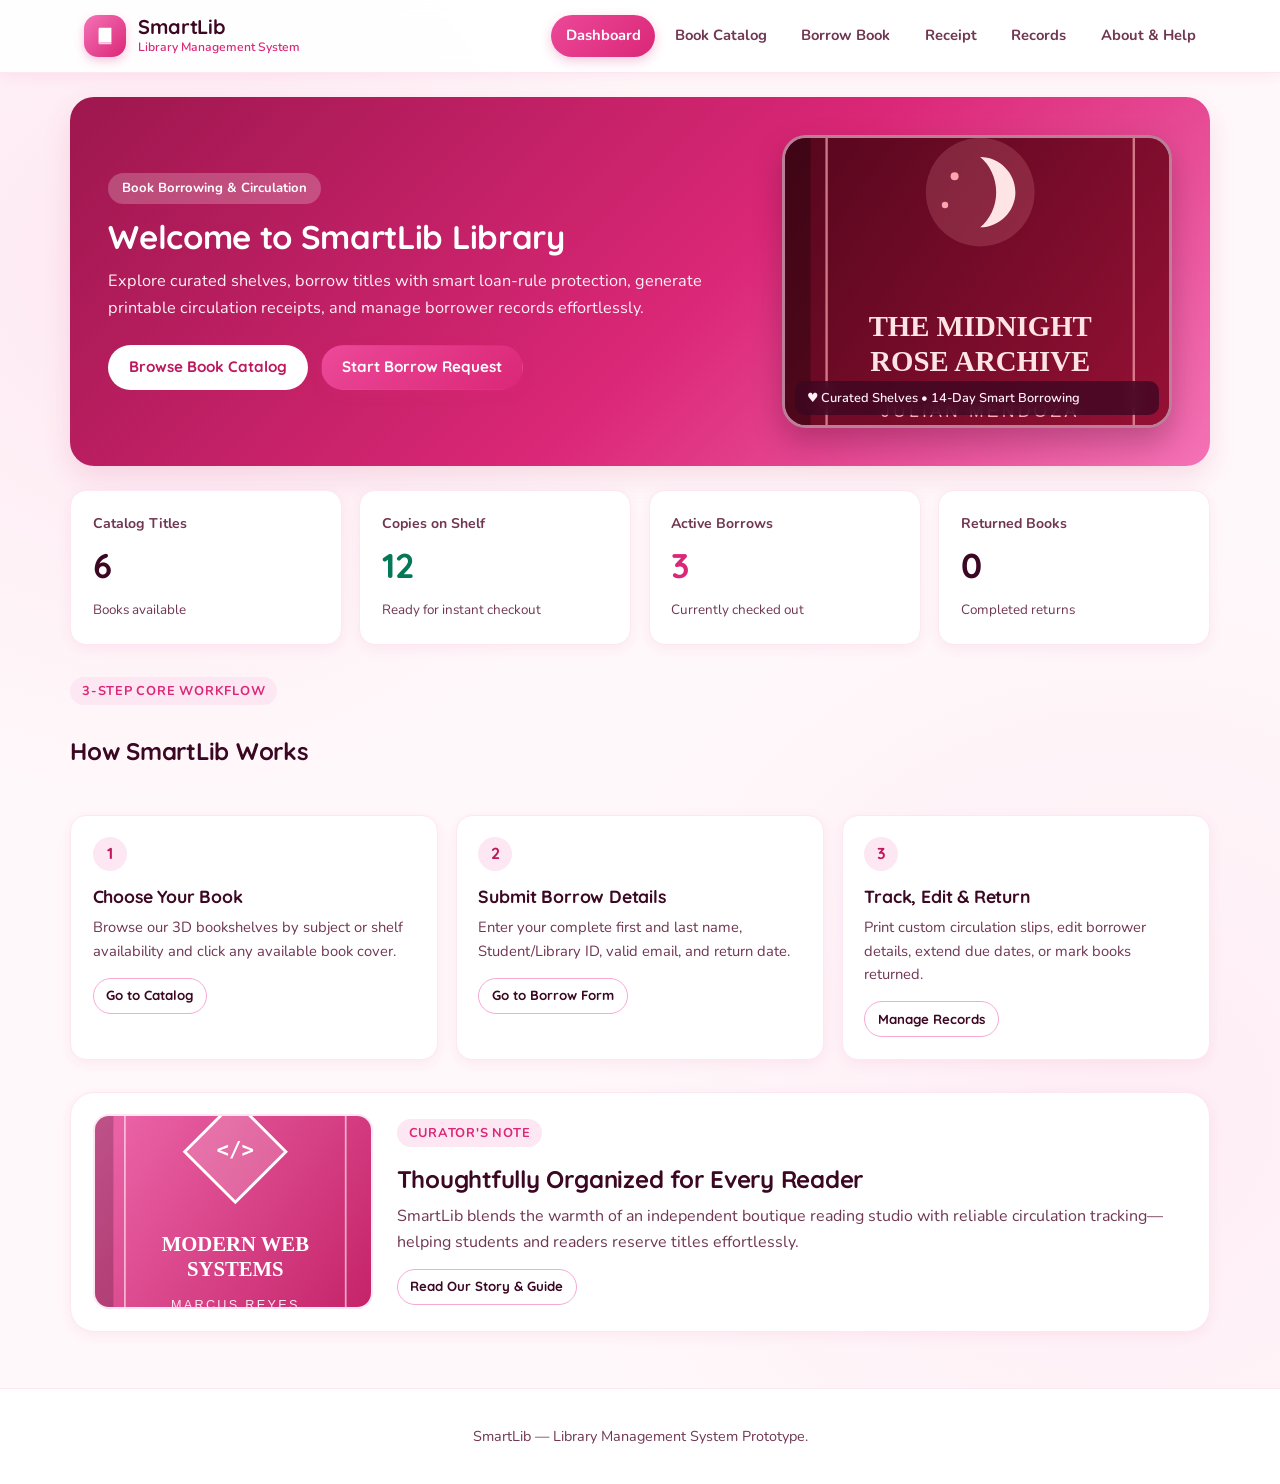
<file: index.html>
<!DOCTYPE html>
<html lang="en">
<head>
  <meta charset="UTF-8" />
  <meta name="viewport" content="width=device-width, initial-scale=1.0" />
  <title>SmartLib | Library Dashboard</title>
  <link rel="stylesheet" href="CSS/styles.css" />
</head>
<body data-page="dashboard">
  <div id="page-loader" class="page-loader" role="status" aria-live="polite">
    <div class="loader-card">
      <div class="cute-book-loader" aria-hidden="true">
        <div class="book-cover"></div>
        <div class="book-page"></div>
        <div class="book-page page-2"></div>
        <span class="loader-heart">&#9829;</span>
      </div>
      <p id="loader-text" class="loader-text">Turning the page...</p>
      <p class="loader-sub">SmartLib Library</p>
    </div>
  </div>

  <header class="site-header">
    <div class="container nav-container">
      <a href="index.html" class="brand nav-link" data-loader-label="Returning to Dashboard...">
        <span class="brand-icon-wrap" aria-hidden="true">
          <svg width="22" height="22" viewBox="0 0 24 24" fill="none">
            <path d="M5 4.5C5 3.67 5.67 3 6.5 3H19V19H6.5C5.67 19 5 19.67 5 20.5V4.5Z" fill="#FFFFFF" />
            <path d="M5 20.5C5 19.67 5.67 19 6.5 19H19V21H6.5C5.67 21 5 20.33 5 20.5Z" fill="#FBCFE8" />
          </svg>
        </span>
        <div>
          <span class="brand-title">SmartLib</span>
          <span class="brand-tag">Library Management System</span>
        </div>
      </a>

      <button type="button" id="mobile-menu-btn" class="mobile-menu-btn" aria-expanded="false" aria-controls="primary-nav">
        &#9776; Menu
      </button>

      <nav id="primary-nav" class="primary-nav" aria-label="Main navigation">
        <a href="index.html" class="nav-link active" data-loader-label="Opening Dashboard...">Dashboard</a>
        <a href="catalog.html" class="nav-link" data-loader-label="Browsing Book Catalog...">Book Catalog</a>
        <a href="borrow.html" class="nav-link" data-loader-label="Opening Borrow Form...">Borrow Book</a>
        <a href="receipt.html" class="nav-link" data-loader-label="Loading Receipt Summary...">Receipt</a>
        <a href="records.html" class="nav-link" data-loader-label="Opening Saved Records...">Records</a>
        <a href="about.html" class="nav-link" data-loader-label="Opening About & Help...">About &amp; Help</a>
      </nav>
    </div>
  </header>

  <main class="container main-content">
    <section class="hero-card" aria-labelledby="hero-heading">
      <div>
        <span class="pill-badge">Book Borrowing &amp; Circulation</span>
        <h1 id="hero-heading">Welcome to SmartLib Library</h1>
        <p>
          Explore curated shelves, borrow titles with smart loan-rule protection, generate printable circulation receipts, and manage borrower records effortlessly.
        </p>
        <div class="hero-actions">
          <a href="catalog.html" class="btn btn-secondary transition-link" data-loader-label="Opening Book Catalog...">Browse Book Catalog</a>
          <a href="borrow.html" class="btn btn-primary transition-link" data-loader-label="Opening Borrow Form...">Start Borrow Request</a>
        </div>
      </div>

      <div class="hero-photo-frame">
        <img
          src="https://images.unsplash.com/photo-1521587760476-6c12a4b040da?auto=format&fit=crop&w=800&q=80"
          alt="Warm sunlit boutique library bookshelves"
          onerror="this.src='Assets/Images/book-106.svg'"
        />
        <span class="hero-photo-caption">&#9829; Curated Shelves &bull; 14-Day Smart Borrowing</span>
      </div>
    </section>

    <section aria-label="Live Library Statistics">
      <div class="kpi-grid">
        <article class="kpi-card">
          <span class="kpi-label">Catalog Titles</span>
          <strong id="stat-total-books" class="kpi-value">0</strong>
          <span class="kpi-sub">Books available</span>
        </article>
        <article class="kpi-card">
          <span class="kpi-label">Copies on Shelf</span>
          <strong id="stat-available-copies" class="kpi-value text-success">0</strong>
          <span class="kpi-sub">Ready for instant checkout</span>
        </article>
        <article class="kpi-card">
          <span class="kpi-label">Active Borrows</span>
          <strong id="stat-active-borrows" class="kpi-value text-primary">0</strong>
          <span class="kpi-sub">Currently checked out</span>
        </article>
        <article class="kpi-card">
          <span class="kpi-label">Returned Books</span>
          <strong id="stat-returned-books" class="kpi-value">0</strong>
          <span class="kpi-sub">Completed returns</span>
        </article>
      </div>
    </section>

    <section aria-labelledby="workflow-heading">
      <div class="page-header">
        <div>
          <span class="page-eyebrow">3-Step Core Workflow</span>
          <h2 id="workflow-heading">How SmartLib Works</h2>
        </div>
      </div>
      <div class="workflow-grid">
        <article class="workflow-card">
          <span class="step-circle">1</span>
          <h3>Choose Your Book</h3>
          <p>Browse our 3D bookshelves by subject or shelf availability and click any available book cover.</p>
          <a href="catalog.html" class="btn btn-outline btn-sm transition-link" data-loader-label="Opening Catalog...">Go to Catalog</a>
        </article>
        <article class="workflow-card">
          <span class="step-circle">2</span>
          <h3>Submit Borrow Details</h3>
          <p>Enter your complete first and last name, Student/Library ID, valid email, and return date.</p>
          <a href="borrow.html" class="btn btn-outline btn-sm transition-link" data-loader-label="Opening Borrow Form...">Go to Borrow Form</a>
        </article>
        <article class="workflow-card">
          <span class="step-circle">3</span>
          <h3>Track, Edit &amp; Return</h3>
          <p>Print custom circulation slips, edit borrower details, extend due dates, or mark books returned.</p>
          <a href="records.html" class="btn btn-outline btn-sm transition-link" data-loader-label="Opening Records...">Manage Records</a>
        </article>
      </div>
    </section>

    <section class="curator-spotlight" aria-labelledby="curator-heading">
      <img
        src="https://images.unsplash.com/photo-1507842217343-583bb7270b66?auto=format&fit=crop&w=700&q=80"
        alt="Cozy aesthetic library reading table with stacked books"
        onerror="this.src='Assets/Images/book-102.svg'"
      />
      <div>
        <span class="page-eyebrow">Curator's Note</span>
        <h2 id="curator-heading" style="margin: 0.35rem 0;">Thoughtfully Organized for Every Reader</h2>
        <p style="margin: 0 0 0.85rem; color: var(--color-text-muted);">
          SmartLib blends the warmth of an independent boutique reading studio with reliable circulation tracking—helping students and readers reserve titles effortlessly.
        </p>
        <a href="about.html" class="btn btn-outline btn-sm transition-link" data-loader-label="Opening Our Story...">Read Our Story &amp; Guide</a>
      </div>
    </section>
  </main>

  <footer class="site-footer">
    <div class="container">
      <p>SmartLib &mdash; Library Management System Prototype.</p>
    </div>
  </footer>

  <script src="JavaScript/data.js"></script>
  <script src="JavaScript/storage.js"></script>
  <script src="JavaScript/validation.js"></script>
  <script src="JavaScript/app.js"></script>
</body>
</html>
</file>
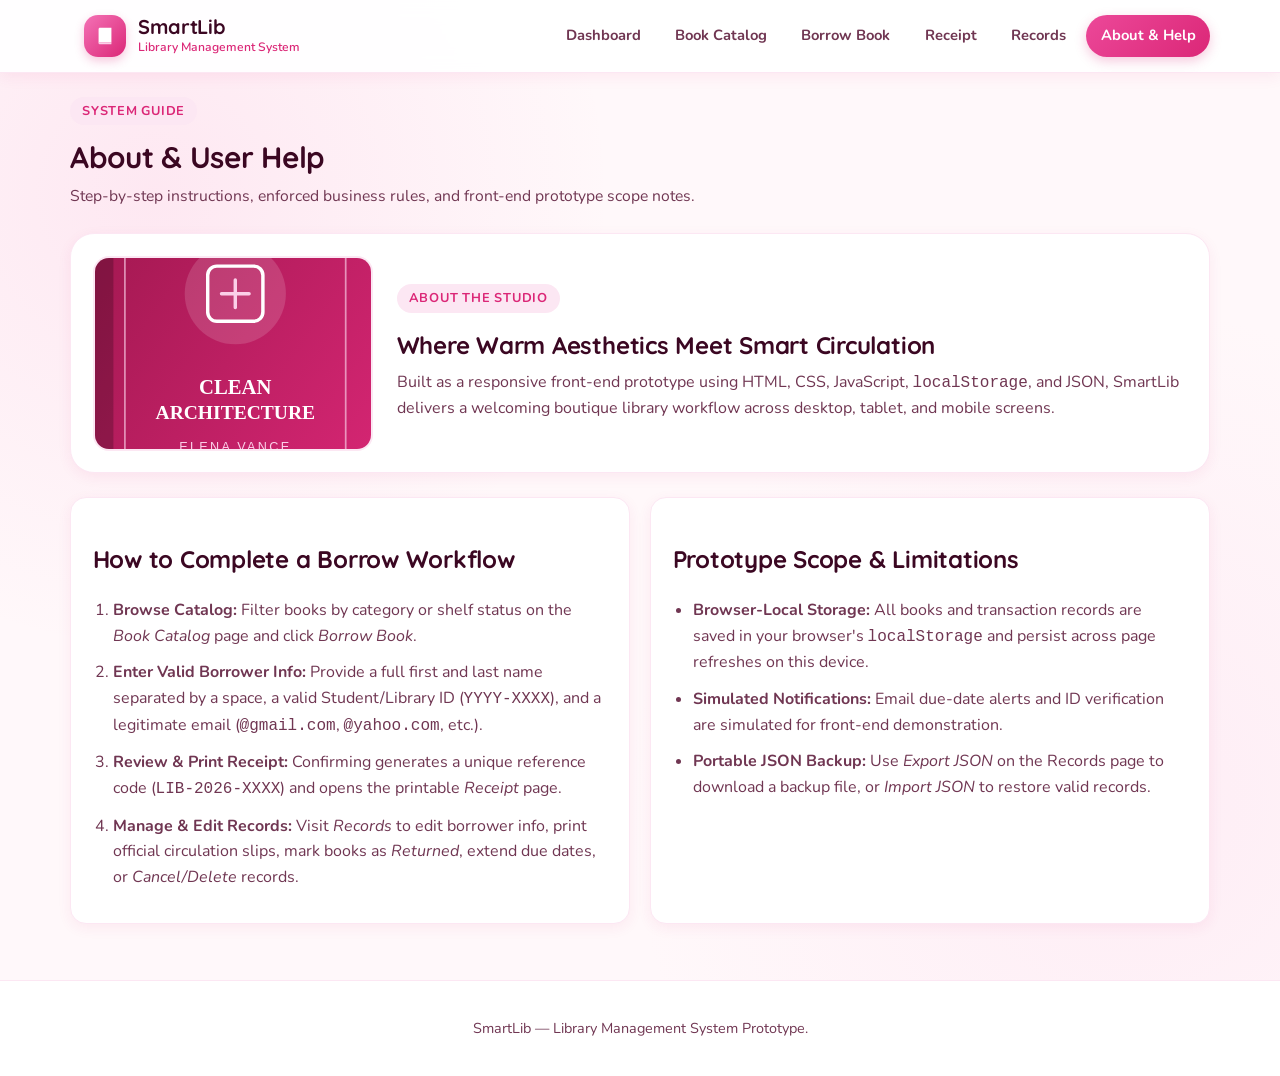
<file: about.html>
<!DOCTYPE html>
<html lang="en">
<head>
  <meta charset="UTF-8" />
  <meta name="viewport" content="width=device-width, initial-scale=1.0" />
  <title>About &amp; Help | SmartLib</title>
  <link rel="stylesheet" href="CSS/styles.css" />
</head>
<body data-page="about">
  <div id="page-loader" class="page-loader" role="status" aria-live="polite">
    <div class="loader-card">
      <div class="cute-book-loader" aria-hidden="true">
        <div class="book-cover"></div>
        <div class="book-page"></div>
        <div class="book-page page-2"></div>
        <span class="loader-heart">&#9829;</span>
      </div>
      <p id="loader-text" class="loader-text">Turning the page...</p>
      <p class="loader-sub">SmartLib Library</p>
    </div>
  </div>

  <header class="site-header">
    <div class="container nav-container">
      <a href="index.html" class="brand nav-link" data-loader-label="Returning to Dashboard...">
        <span class="brand-icon-wrap" aria-hidden="true">
          <svg width="22" height="22" viewBox="0 0 24 24" fill="none">
            <path d="M5 4.5C5 3.67 5.67 3 6.5 3H19V19H6.5C5.67 19 5 19.67 5 20.5V4.5Z" fill="#FFFFFF" />
            <path d="M5 20.5C5 19.67 5.67 19 6.5 19H19V21H6.5C5.67 21 5 20.33 5 20.5Z" fill="#FBCFE8" />
          </svg>
        </span>
        <div>
          <span class="brand-title">SmartLib</span>
          <span class="brand-tag">Library Management System</span>
        </div>
      </a>

      <button type="button" id="mobile-menu-btn" class="mobile-menu-btn" aria-expanded="false" aria-controls="primary-nav">
        &#9776; Menu
      </button>

      <nav id="primary-nav" class="primary-nav" aria-label="Main navigation">
        <a href="index.html" class="nav-link" data-loader-label="Opening Dashboard...">Dashboard</a>
        <a href="catalog.html" class="nav-link" data-loader-label="Browsing Book Catalog...">Book Catalog</a>
        <a href="borrow.html" class="nav-link" data-loader-label="Opening Borrow Form...">Borrow Book</a>
        <a href="receipt.html" class="nav-link" data-loader-label="Loading Receipt Summary...">Receipt</a>
        <a href="records.html" class="nav-link" data-loader-label="Opening Saved Records...">Records</a>
        <a href="about.html" class="nav-link active" data-loader-label="Opening About & Help...">About &amp; Help</a>
      </nav>
    </div>
  </header>

  <main class="container main-content">
    <div class="page-header">
      <div>
        <span class="page-eyebrow">System Guide</span>
        <h1>About  &amp; User Help</h1>
        <p class="page-desc">Step-by-step instructions, enforced business rules, and front-end prototype scope notes.</p>
      </div>
    </div>

    <div class="curator-spotlight" style="margin-top: 0; margin-bottom: 1.5rem;">
      <img
        src="https://images.unsplash.com/photo-1524995997946-a1c2e315a42f?auto=format&fit=crop&w=700&q=80"
        alt="Rows of curated books in a cozy boutique library"
        onerror="this.src='Assets/Images/book-101.svg'"
      />
      <div>
        <span class="page-eyebrow">About the Studio</span>
        <h2 style="margin: 0.35rem 0;">Where Warm Aesthetics Meet Smart Circulation</h2>
        <p style="margin: 0; color: var(--color-text-muted);">
          Built as a responsive front-end prototype using HTML, CSS, JavaScript, <code>localStorage</code>, and JSON, SmartLib delivers a welcoming boutique library workflow across desktop, tablet, and mobile screens.
        </p>
      </div>
    </div>

    <div class="about-grid">
      <article class="card">
        <h2>How to Complete a Borrow Workflow</h2>
        <ol class="help-steps">
          <li><strong>Browse Catalog:</strong> Filter books by category or shelf status on the <em>Book Catalog</em> page and click <em>Borrow Book</em>.</li>
          <li><strong>Enter Valid Borrower Info:</strong> Provide a full first and last name separated by a space, a valid Student/Library ID (<code>YYYY-XXXX</code>), and a legitimate email (<code>@gmail.com</code>, <code>@yahoo.com</code>, etc.).</li>
          <li><strong>Review &amp; Print Receipt:</strong> Confirming generates a unique reference code (<code>LIB-2026-XXXX</code>) and opens the printable <em>Receipt</em> page.</li>
          <li><strong>Manage &amp; Edit Records:</strong> Visit <em>Records</em> to edit borrower info, print official circulation slips, mark books as <em>Returned</em>, extend due dates, or <em>Cancel/Delete</em> records.</li>
        </ol>
      </article>

      <article class="card">
        <h2>Prototype Scope &amp; Limitations</h2>
        <ul class="help-steps">
          <li><strong>Browser-Local Storage:</strong> All books and transaction records are saved in your browser's <code>localStorage</code> and persist across page refreshes on this device.</li>
          <li><strong>Simulated Notifications:</strong> Email due-date alerts and ID verification are simulated for front-end demonstration.</li>
          <li><strong>Portable JSON Backup:</strong> Use <em>Export JSON</em> on the Records page to download a backup file, or <em>Import JSON</em> to restore valid records.</li>
        </ul>
      </article>
    </div>
  </main>

  <footer class="site-footer">
    <div class="container">
      <p>SmartLib &mdash; Library Management System Prototype.</p>
    </div>
  </footer>

  <script src="JavaScript/data.js"></script>
  <script src="JavaScript/storage.js"></script>
  <script src="JavaScript/validation.js"></script>
  <script src="JavaScript/app.js"></script>
</body>
</html>
</file>
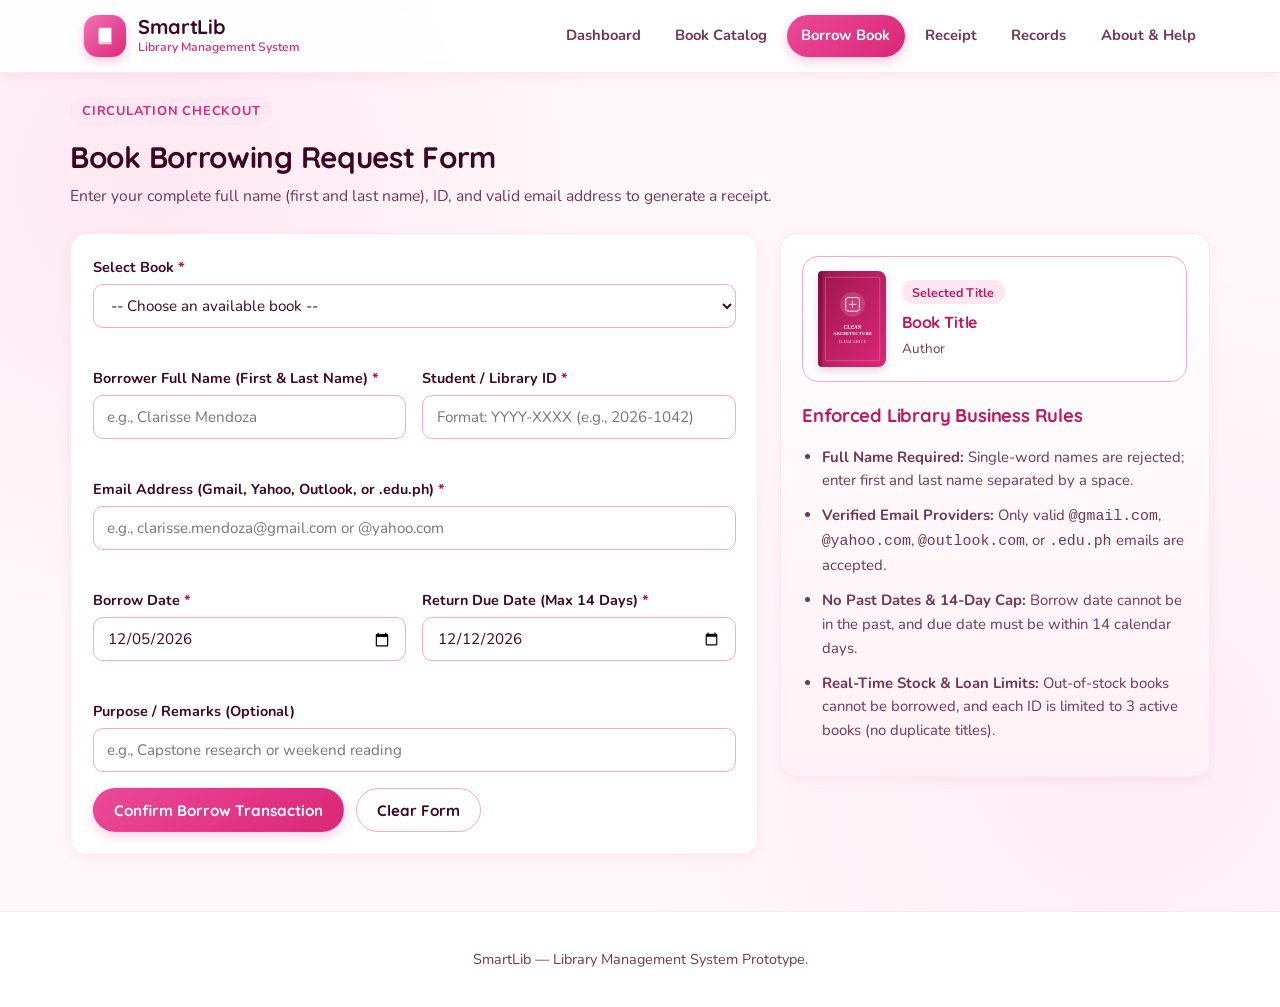
<file: borrow.html>
<!DOCTYPE html>
<html lang="en">
<head>
  <meta charset="UTF-8" />
  <meta name="viewport" content="width=device-width, initial-scale=1.0" />
  <title>Borrow Book | SmartLib</title>
  <link rel="stylesheet" href="CSS/styles.css" />
</head>
<body data-page="borrow">
  <div id="page-loader" class="page-loader" role="status" aria-live="polite">
    <div class="loader-card">
      <div class="cute-book-loader" aria-hidden="true">
        <div class="book-cover"></div>
        <div class="book-page"></div>
        <div class="book-page page-2"></div>
        <span class="loader-heart">&#9829;</span>
      </div>
      <p id="loader-text" class="loader-text">Turning the page...</p>
      <p class="loader-sub">SmartLib Library</p>
    </div>
  </div>

  <div id="toast-banner" class="toast-banner" role="status" aria-live="polite" hidden></div>

  <header class="site-header">
    <div class="container nav-container">
      <a href="index.html" class="brand nav-link" data-loader-label="Returning to Dashboard...">
        <span class="brand-icon-wrap" aria-hidden="true">
          <svg width="22" height="22" viewBox="0 0 24 24" fill="none">
            <path d="M5 4.5C5 3.67 5.67 3 6.5 3H19V19H6.5C5.67 19 5 19.67 5 20.5V4.5Z" fill="#FFFFFF" />
            <path d="M5 20.5C5 19.67 5.67 19 6.5 19H19V21H6.5C5.67 21 5 20.33 5 20.5Z" fill="#FBCFE8" />
          </svg>
        </span>
        <div>
          <span class="brand-title">SmartLib</span>
          <span class="brand-tag">Library Management System</span>
        </div>
      </a>

      <button type="button" id="mobile-menu-btn" class="mobile-menu-btn" aria-expanded="false" aria-controls="primary-nav">
        &#9776; Menu
      </button>

      <nav id="primary-nav" class="primary-nav" aria-label="Main navigation">
        <a href="index.html" class="nav-link" data-loader-label="Opening Dashboard...">Dashboard</a>
        <a href="catalog.html" class="nav-link" data-loader-label="Browsing Book Catalog...">Book Catalog</a>
        <a href="borrow.html" class="nav-link active" data-loader-label="Opening Borrow Form...">Borrow Book</a>
        <a href="receipt.html" class="nav-link" data-loader-label="Loading Receipt Summary...">Receipt</a>
        <a href="records.html" class="nav-link" data-loader-label="Opening Saved Records...">Records</a>
        <a href="about.html" class="nav-link" data-loader-label="Opening About & Help...">About &amp; Help</a>
      </nav>
    </div>
  </header>

  <main class="container main-content">
    <div class="page-header">
      <div>
        <span class="page-eyebrow">Circulation Checkout</span>
        <h1>Book Borrowing Request Form</h1>
        <p class="page-desc">Enter your complete full name (first and last name), ID, and valid email address to generate a receipt.</p>
      </div>
    </div>

    <div class="two-col-layout">
      <form id="borrow-form" class="card" novalidate>
        <div id="form-feedback" class="alert-box" role="alert" hidden></div>

        <div class="form-group">
          <label for="book-select">Select Book <span class="req">*</span></label>
          <select id="book-select" name="bookId" required aria-describedby="err-book-select">
            <option value="">-- Choose an available book --</option>
          </select>
          <span id="err-book-select" class="field-error" aria-live="polite"></span>
        </div>

        <div class="form-row">
          <div class="form-group">
            <label for="borrower-name">Borrower Full Name (First &amp; Last Name) <span class="req">*</span></label>
            <input
              type="text"
              id="borrower-name"
              name="borrowerName"
              placeholder="e.g., Clarisse Mendoza"
              required
              aria-describedby="err-borrower-name"
            />
            <span id="err-borrower-name" class="field-error" aria-live="polite"></span>
          </div>

          <div class="form-group">
            <label for="borrower-id">Student / Library ID <span class="req">*</span></label>
            <input
              type="text"
              id="borrower-id"
              name="borrowerId"
              placeholder="Format: YYYY-XXXX (e.g., 2026-1042)"
              required
              aria-describedby="err-borrower-id"
            />
            <span id="err-borrower-id" class="field-error" aria-live="polite"></span>
          </div>
        </div>

        <div class="form-group">
          <label for="borrower-email">Email Address (Gmail, Yahoo, Outlook, or .edu.ph) <span class="req">*</span></label>
          <input
            type="email"
            id="borrower-email"
            name="borrowerEmail"
            placeholder="e.g., clarisse.mendoza@gmail.com or @yahoo.com"
            required
            aria-describedby="err-borrower-email"
          />
          <span id="err-borrower-email" class="field-error" aria-live="polite"></span>
        </div>

        <div class="form-row">
          <div class="form-group">
            <label for="borrow-date">Borrow Date <span class="req">*</span></label>
            <input type="date" id="borrow-date" name="borrowDate" required aria-describedby="err-borrow-date" />
            <span id="err-borrow-date" class="field-error" aria-live="polite"></span>
          </div>

          <div class="form-group">
            <label for="due-date">Return Due Date (Max 14 Days) <span class="req">*</span></label>
            <input type="date" id="due-date" name="dueDate" required aria-describedby="err-due-date" />
            <span id="err-due-date" class="field-error" aria-live="polite"></span>
          </div>
        </div>

        <div class="form-group">
          <label for="borrow-notes">Purpose / Remarks (Optional)</label>
          <input type="text" id="borrow-notes" name="notes" placeholder="e.g., Capstone research or weekend reading" maxlength="120" />
        </div>

        <div class="form-actions">
          <button type="submit" class="btn btn-primary">Confirm Borrow Transaction</button>
          <button type="reset" id="reset-form-btn" class="btn btn-outline">Clear Form</button>
        </div>
      </form>

      <aside class="card rules-card" aria-labelledby="rules-heading">
        <div id="selected-book-preview" class="selected-book-preview" hidden>
          <img id="preview-book-cover" src="Assets/Images/book-101.svg" alt="Selected book cover" />
          <div>
            <span class="category-tag">Selected Title</span>
            <h3 id="preview-book-title" style="margin: 0.3rem 0 0.15rem; font-size: 1rem;">Book Title</h3>
            <p id="preview-book-meta" style="margin: 0; font-size: 0.84rem; color: var(--color-text-muted);">Author</p>
          </div>
        </div>

        <h2 id="rules-heading">Enforced Library Business Rules</h2>
        <ul class="rules-list">
          <li><strong>Full Name Required:</strong> Single-word names are rejected; enter first and last name separated by a space.</li>
          <li><strong>Verified Email Providers:</strong> Only valid <code>@gmail.com</code>, <code>@yahoo.com</code>, <code>@outlook.com</code>, or <code>.edu.ph</code> emails are accepted.</li>
          <li><strong>No Past Dates &amp; 14-Day Cap:</strong> Borrow date cannot be in the past, and due date must be within 14 calendar days.</li>
          <li><strong>Real-Time Stock &amp; Loan Limits:</strong> Out-of-stock books cannot be borrowed, and each ID is limited to 3 active books (no duplicate titles).</li>
        </ul>
      </aside>
    </div>
  </main>

  <footer class="site-footer">
    <div class="container">
      <p>SmartLib &mdash; Library Management System Prototype.</p>
    </div>
  </footer>

  <script src="JavaScript/data.js"></script>
  <script src="JavaScript/storage.js"></script>
  <script src="JavaScript/validation.js"></script>
  <script src="JavaScript/app.js"></script>
</body>
</html>
</file>
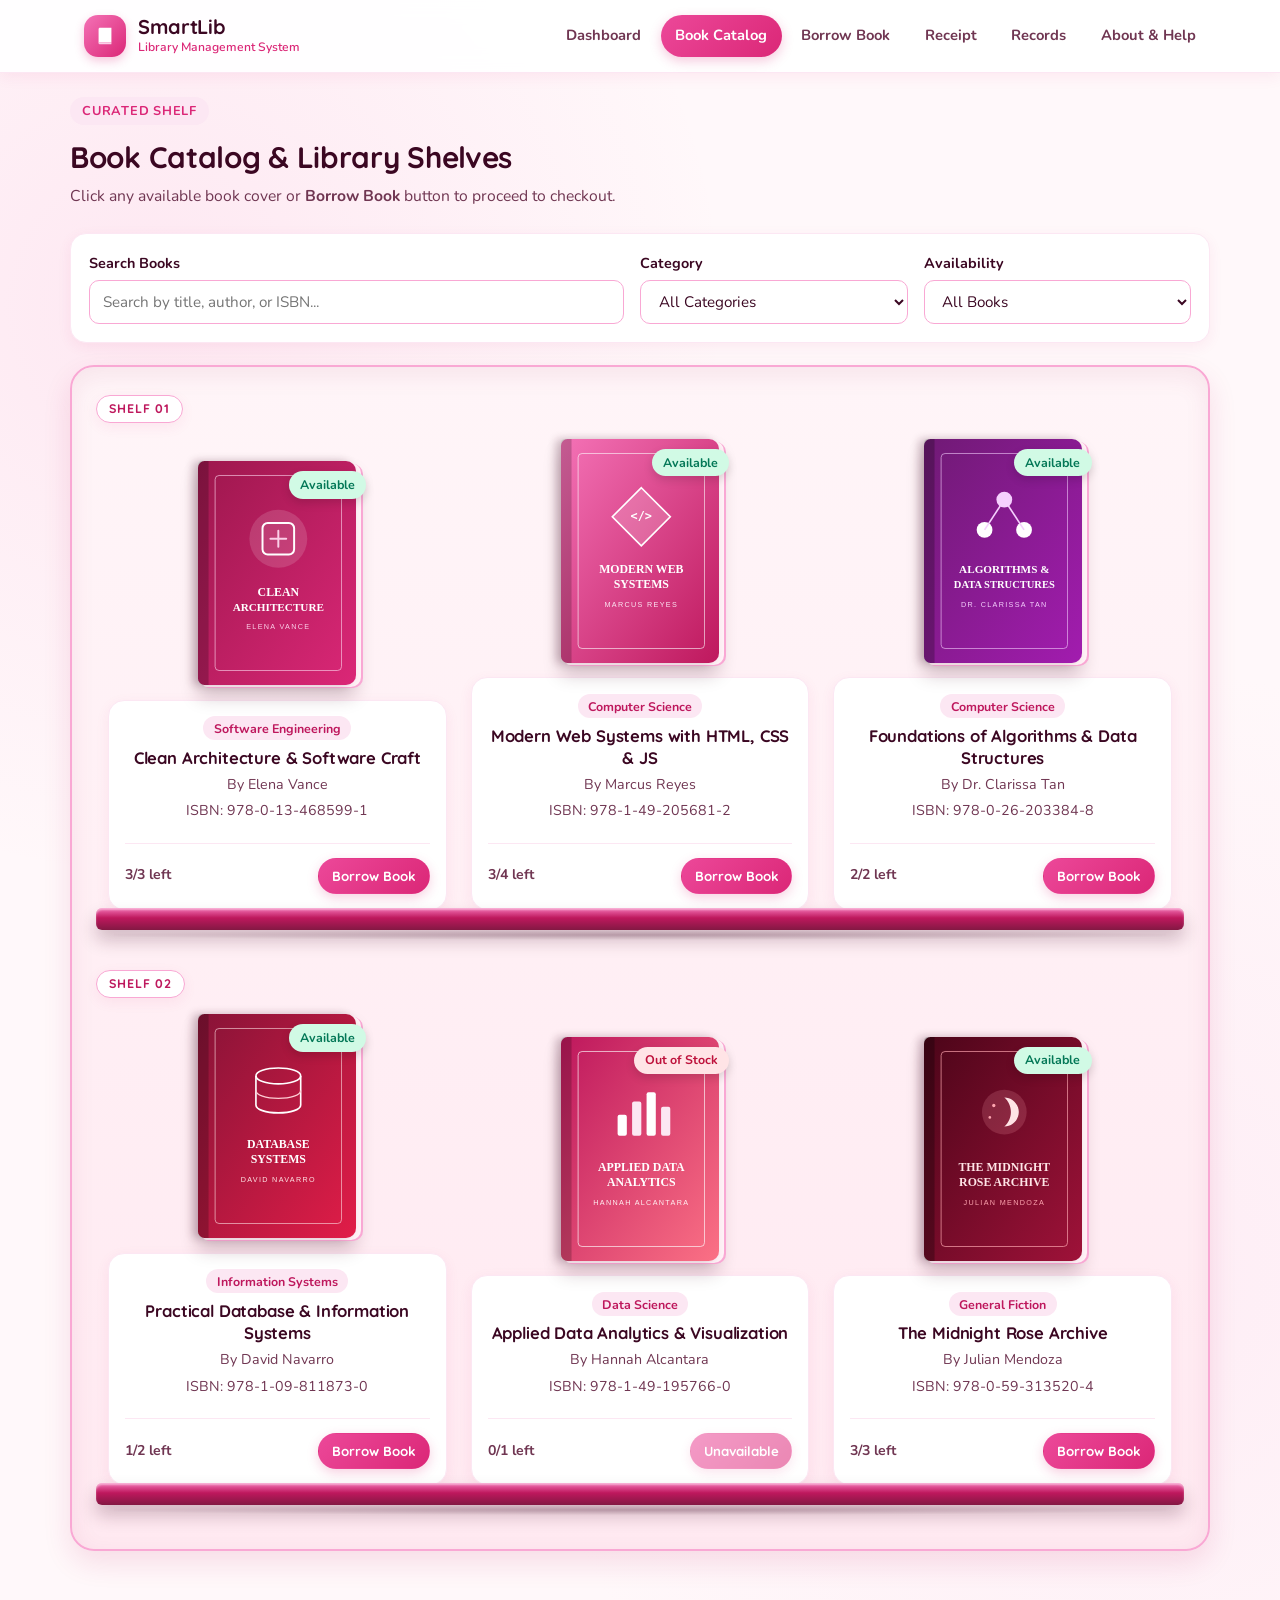
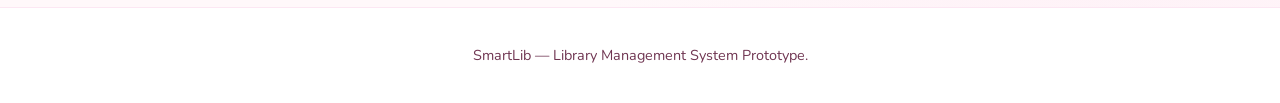
<file: catalog.html>
<!DOCTYPE html>
<html lang="en">
<head>
  <meta charset="UTF-8" />
  <meta name="viewport" content="width=device-width, initial-scale=1.0" />
  <title>Book Catalog | SmartLib</title>
  <link rel="stylesheet" href="CSS/styles.css" />
</head>
<body data-page="catalog">
  <div id="page-loader" class="page-loader" role="status" aria-live="polite">
    <div class="loader-card">
      <div class="cute-book-loader" aria-hidden="true">
        <div class="book-cover"></div>
        <div class="book-page"></div>
        <div class="book-page page-2"></div>
        <span class="loader-heart">&#9829;</span>
      </div>
      <p id="loader-text" class="loader-text">Turning the page...</p>
      <p class="loader-sub">SmartLib Library</p>
    </div>
  </div>

  <header class="site-header">
    <div class="container nav-container">
      <a href="index.html" class="brand nav-link" data-loader-label="Returning to Dashboard...">
        <span class="brand-icon-wrap" aria-hidden="true">
          <svg width="22" height="22" viewBox="0 0 24 24" fill="none">
            <path d="M5 4.5C5 3.67 5.67 3 6.5 3H19V19H6.5C5.67 19 5 19.67 5 20.5V4.5Z" fill="#FFFFFF" />
            <path d="M5 20.5C5 19.67 5.67 19 6.5 19H19V21H6.5C5.67 21 5 20.33 5 20.5Z" fill="#FBCFE8" />
          </svg>
        </span>
        <div>
          <span class="brand-title">SmartLib</span>
          <span class="brand-tag">Library Management System</span>
        </div>
      </a>

      <button type="button" id="mobile-menu-btn" class="mobile-menu-btn" aria-expanded="false" aria-controls="primary-nav">
        &#9776; Menu
      </button>

      <nav id="primary-nav" class="primary-nav" aria-label="Main navigation">
        <a href="index.html" class="nav-link" data-loader-label="Opening Dashboard...">Dashboard</a>
        <a href="catalog.html" class="nav-link active" data-loader-label="Browsing Book Catalog...">Book Catalog</a>
        <a href="borrow.html" class="nav-link" data-loader-label="Opening Borrow Form...">Borrow Book</a>
        <a href="receipt.html" class="nav-link" data-loader-label="Loading Receipt Summary...">Receipt</a>
        <a href="records.html" class="nav-link" data-loader-label="Opening Saved Records...">Records</a>
        <a href="about.html" class="nav-link" data-loader-label="Opening About & Help...">About &amp; Help</a>
      </nav>
    </div>
  </header>

  <main class="container main-content">
    <div class="page-header">
      <div>
        <span class="page-eyebrow">Curated Shelf</span>
        <h1>Book Catalog &amp; Library Shelves</h1>
        <p class="page-desc">Click any available book cover or <strong>Borrow Book</strong> button to proceed to checkout.</p>
      </div>
    </div>

    <div class="filter-bar">
      <div class="filter-group">
        <label for="catalog-search">Search Books</label>
        <input type="search" id="catalog-search" placeholder="Search by title, author, or ISBN..." />
      </div>
      <div class="filter-group">
        <label for="catalog-category">Category</label>
        <select id="catalog-category">
          <option value="ALL">All Categories</option>
          <option value="Computer Science">Computer Science</option>
          <option value="Information Systems">Information Systems</option>
          <option value="Software Engineering">Software Engineering</option>
          <option value="Data Science">Data Science</option>
          <option value="General Fiction">General Fiction</option>
        </select>
      </div>
      <div class="filter-group">
        <label for="catalog-status">Availability</label>
        <select id="catalog-status">
          <option value="ALL">All Books</option>
          <option value="AVAILABLE">Available Only</option>
          <option value="OUT">Out of Stock</option>
        </select>
      </div>
    </div>

    <div class="bookcase-frame">
      <div id="catalog-grid"></div>
      <div id="catalog-empty" class="card empty-state" hidden>
        <p>No books on these shelves match your search or filter selection.</p>
      </div>
    </div>
  </main>

  <footer class="site-footer">
    <div class="container">
      <p>SmartLib &mdash; Library Management System Prototype.</p>
    </div>
  </footer>

  <script src="JavaScript/data.js"></script>
  <script src="JavaScript/storage.js"></script>
  <script src="JavaScript/validation.js"></script>
  <script src="JavaScript/app.js"></script>
</body>
</html>
</file>
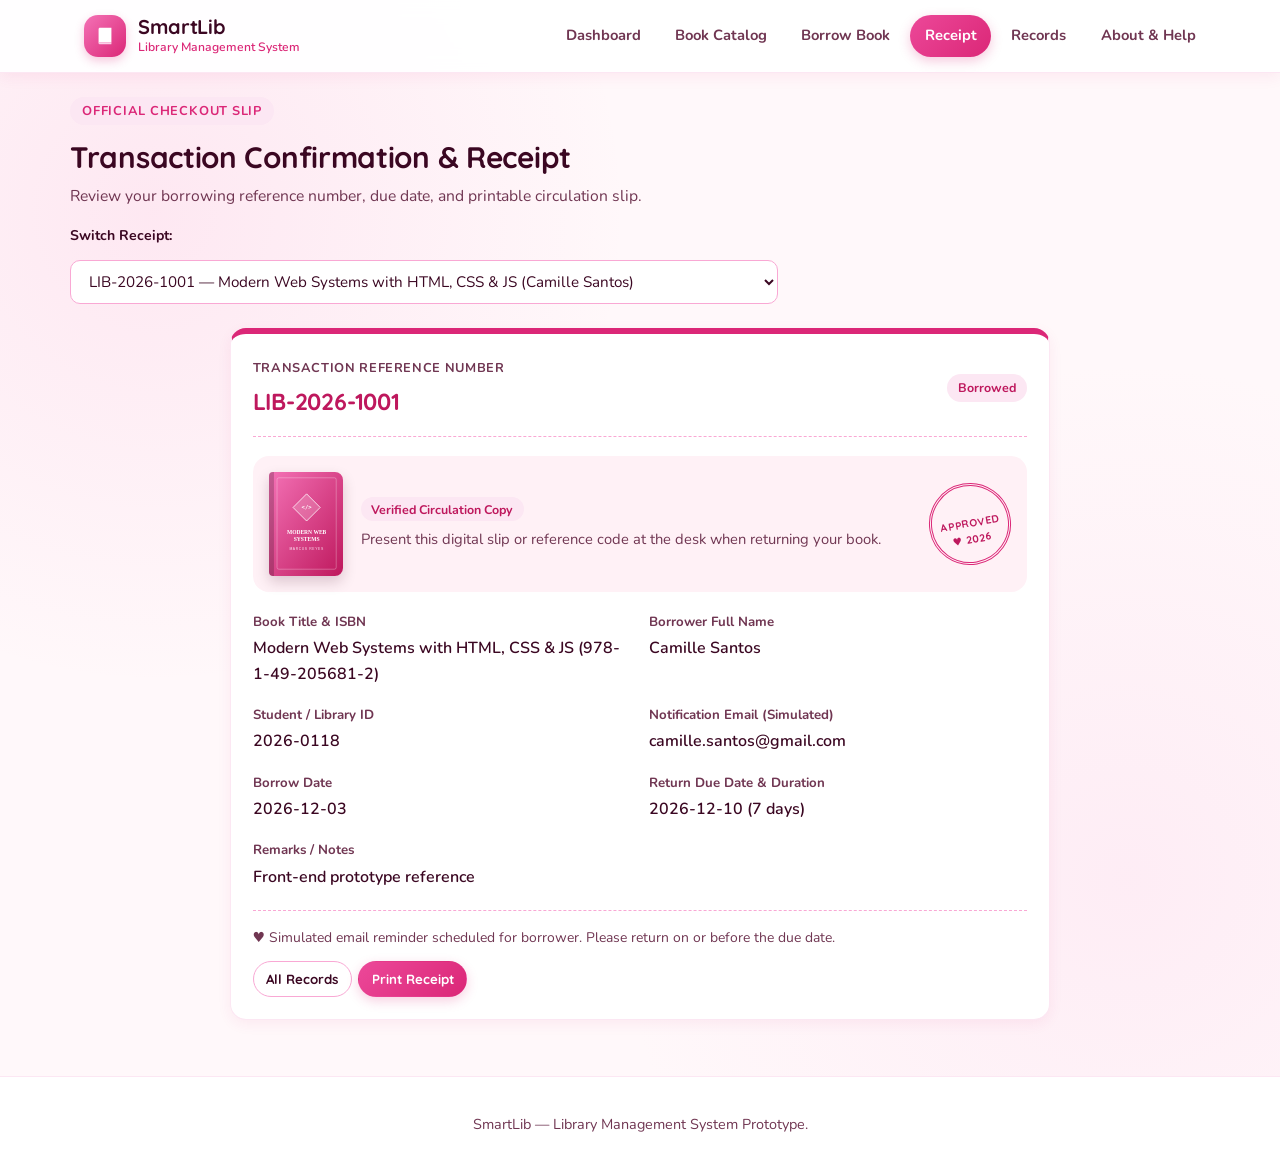
<file: receipt.html>
<!DOCTYPE html>
<html lang="en">
<head>
  <meta charset="UTF-8" />
  <meta name="viewport" content="width=device-width, initial-scale=1.0" />
  <title>Transaction Receipt | SmartLib</title>
  <link rel="stylesheet" href="CSS/styles.css" />
</head>
<body data-page="receipt">
  <div id="page-loader" class="page-loader" role="status" aria-live="polite">
    <div class="loader-card">
      <div class="cute-book-loader" aria-hidden="true">
        <div class="book-cover"></div>
        <div class="book-page"></div>
        <div class="book-page page-2"></div>
        <span class="loader-heart">&#9829;</span>
      </div>
      <p id="loader-text" class="loader-text">Turning the page...</p>
      <p class="loader-sub">SmartLib Library</p>
    </div>
  </div>

  <header class="site-header">
    <div class="container nav-container">
      <a href="index.html" class="brand nav-link" data-loader-label="Returning to Dashboard...">
        <span class="brand-icon-wrap" aria-hidden="true">
          <svg width="22" height="22" viewBox="0 0 24 24" fill="none">
            <path d="M5 4.5C5 3.67 5.67 3 6.5 3H19V19H6.5C5.67 19 5 19.67 5 20.5V4.5Z" fill="#FFFFFF" />
            <path d="M5 20.5C5 19.67 5.67 19 6.5 19H19V21H6.5C5.67 21 5 20.33 5 20.5Z" fill="#FBCFE8" />
          </svg>
        </span>
        <div>
          <span class="brand-title">SmartLib</span>
          <span class="brand-tag">Library Management System</span>
        </div>
      </a>

      <button type="button" id="mobile-menu-btn" class="mobile-menu-btn" aria-expanded="false" aria-controls="primary-nav">
        &#9776; Menu
      </button>

      <nav id="primary-nav" class="primary-nav" aria-label="Main navigation">
        <a href="index.html" class="nav-link" data-loader-label="Opening Dashboard...">Dashboard</a>
        <a href="catalog.html" class="nav-link" data-loader-label="Browsing Book Catalog...">Book Catalog</a>
        <a href="borrow.html" class="nav-link" data-loader-label="Opening Borrow Form...">Borrow Book</a>
        <a href="receipt.html" class="nav-link active" data-loader-label="Loading Receipt Summary...">Receipt</a>
        <a href="records.html" class="nav-link" data-loader-label="Opening Saved Records...">Records</a>
        <a href="about.html" class="nav-link" data-loader-label="Opening About & Help...">About &amp; Help</a>
      </nav>
    </div>
  </header>

  <main class="container main-content">
    <div class="page-header">
      <div>
        <span class="page-eyebrow">Official Checkout Slip</span>
        <h1>Transaction Confirmation &amp; Receipt</h1>
        <p class="page-desc">Review your borrowing reference number, due date, and printable circulation slip.</p>
      </div>

      <div class="receipt-toolbar">
        <label for="receipt-switcher" style="font-weight: 700; font-size: 0.88rem;">Switch Receipt:</label>
        <select id="receipt-switcher" style="min-width: 260px;"></select>
      </div>
    </div>

    <div id="receipt-empty" class="card empty-state" hidden>
      <p>No borrowing transactions exist yet. Visit the <a href="borrow.html" class="transition-link">Borrow Book</a> page to create one.</p>
    </div>

    <article id="receipt-card" class="card receipt-card" hidden>
      <div class="receipt-top">
        <div>
          <span class="receipt-label">Transaction Reference Number</span>
          <h2 id="rec-ref" class="receipt-ref">LIB-2026-0000</h2>
        </div>
        <span id="rec-status" class="status-badge status-borrowed">Borrowed</span>
      </div>

      <div class="receipt-visual-header">
        <img id="rec-book-cover" src="Assets/Images/book-101.svg" alt="Borrowed book cover" class="receipt-book-thumb" />
        <div>
          <span class="category-tag">Verified Circulation Copy</span>
          <p style="margin: 0.35rem 0 0; font-size: 0.92rem; color: var(--color-text-muted);">
            Present this digital slip or reference code at the  desk when returning your book.
          </p>
        </div>
        <div class="library-stamp" aria-hidden="true"><br/>APPROVED<br/>&#9829; 2026</div>
      </div>

      <dl class="receipt-grid">
        <div>
          <dt>Book Title &amp; ISBN</dt>
          <dd id="rec-book">-</dd>
        </div>
        <div>
          <dt>Borrower Full Name</dt>
          <dd id="rec-borrower">-</dd>
        </div>
        <div>
          <dt>Student / Library ID</dt>
          <dd id="rec-id">-</dd>
        </div>
        <div>
          <dt>Notification Email (Simulated)</dt>
          <dd id="rec-email">-</dd>
        </div>
        <div>
          <dt>Borrow Date</dt>
          <dd id="rec-borrow-date">-</dd>
        </div>
        <div>
          <dt>Return Due Date &amp; Duration</dt>
          <dd id="rec-due-date">-</dd>
        </div>
        <div class="full-span">
          <dt>Remarks / Notes</dt>
          <dd id="rec-notes">None</dd>
        </div>
      </dl>

      <div class="receipt-footer">
        <span class="simulated-note">&#9829; Simulated email reminder scheduled for borrower. Please return on or before the due date.</span>
        <div class="action-group">
          <a href="records.html" class="btn btn-outline btn-sm transition-link" data-loader-label="Opening Records...">All Records</a>
          <button type="button" id="print-receipt-btn" class="btn btn-primary btn-sm">Print Receipt</button>
        </div>
      </div>
    </article>
  </main>

  <footer class="site-footer">
    <div class="container">
      <p>SmartLib &mdash; Library Management System Prototype.</p>
    </div>
  </footer>

  <script src="JavaScript/data.js"></script>
  <script src="JavaScript/storage.js"></script>
  <script src="JavaScript/validation.js"></script>
  <script src="JavaScript/app.js"></script>
</body>
</html>
</file>
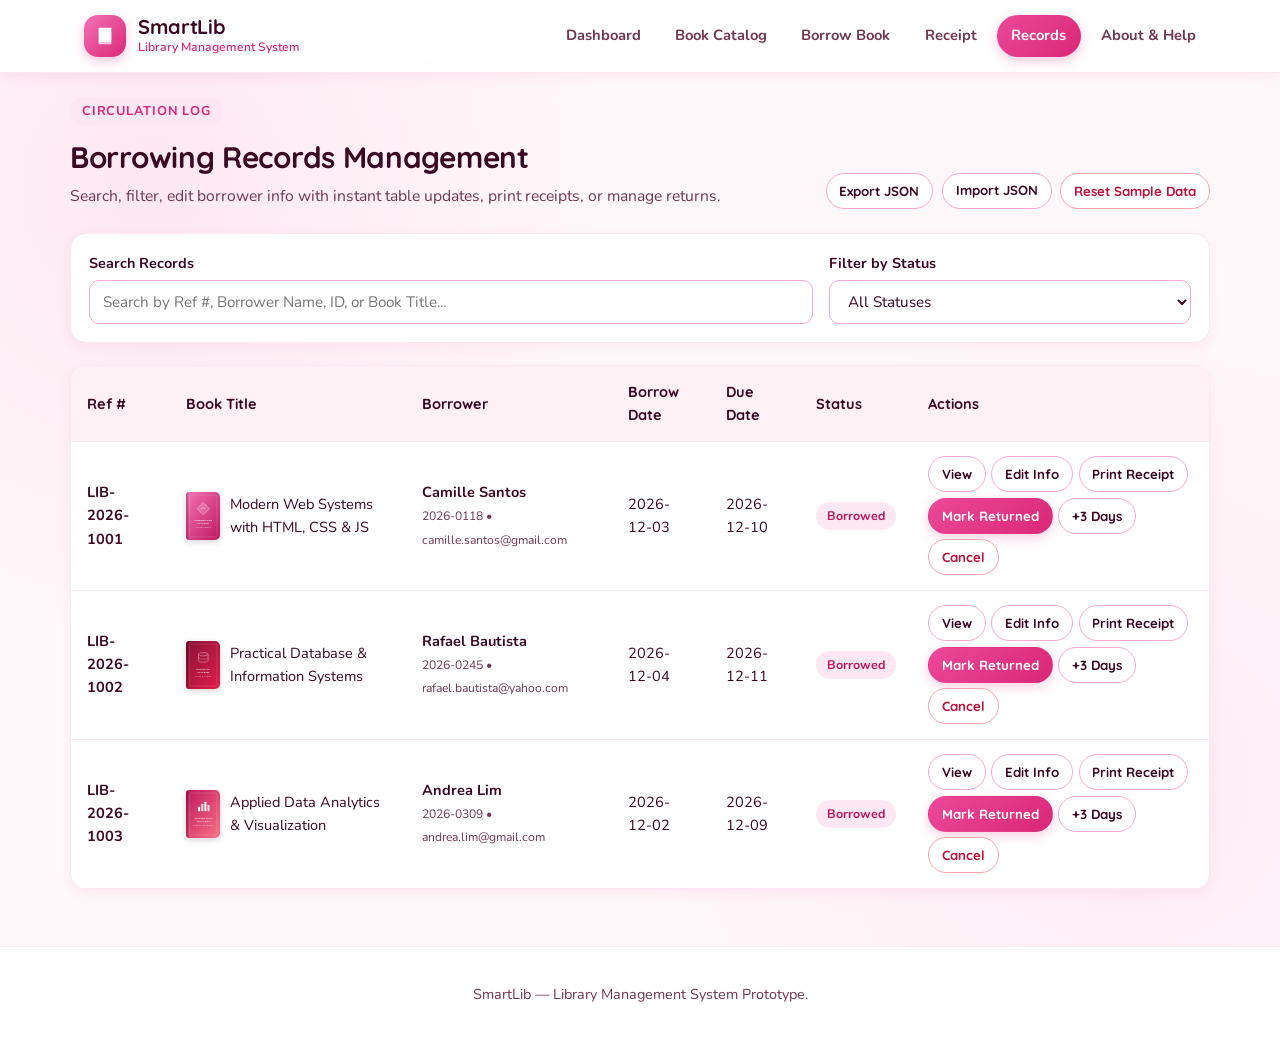
<file: records.html>
<!DOCTYPE html>
<html lang="en">
<head>
  <meta charset="UTF-8" />
  <meta name="viewport" content="width=device-width, initial-scale=1.0" />
  <title>Borrowing Records | SmartLib</title>
  <link rel="stylesheet" href="CSS/styles.css" />
</head>
<body data-page="records">
  <div id="page-loader" class="page-loader" role="status" aria-live="polite">
    <div class="loader-card">
      <div class="cute-book-loader" aria-hidden="true">
        <div class="book-cover"></div>
        <div class="book-page"></div>
        <div class="book-page page-2"></div>
        <span class="loader-heart">&#9829;</span>
      </div>
      <p id="loader-text" class="loader-text">Turning the page...</p>
      <p class="loader-sub">SmartLib Library</p>
    </div>
  </div>

  <div id="toast-banner" class="toast-banner" role="status" aria-live="polite" hidden></div>

  <header class="site-header">
    <div class="container nav-container">
      <a href="index.html" class="brand nav-link" data-loader-label="Returning to Dashboard...">
        <span class="brand-icon-wrap" aria-hidden="true">
          <svg width="22" height="22" viewBox="0 0 24 24" fill="none">
            <path d="M5 4.5C5 3.67 5.67 3 6.5 3H19V19H6.5C5.67 19 5 19.67 5 20.5V4.5Z" fill="#FFFFFF" />
            <path d="M5 20.5C5 19.67 5.67 19 6.5 19H19V21H6.5C5.67 21 5 20.33 5 20.5Z" fill="#FBCFE8" />
          </svg>
        </span>
        <div>
          <span class="brand-title">SmartLib</span>
          <span class="brand-tag">Library Management System</span>
        </div>
      </a>

      <button type="button" id="mobile-menu-btn" class="mobile-menu-btn" aria-expanded="false" aria-controls="primary-nav">
        &#9776; Menu
      </button>

      <nav id="primary-nav" class="primary-nav" aria-label="Main navigation">
        <a href="index.html" class="nav-link" data-loader-label="Opening Dashboard...">Dashboard</a>
        <a href="catalog.html" class="nav-link" data-loader-label="Browsing Book Catalog...">Book Catalog</a>
        <a href="borrow.html" class="nav-link" data-loader-label="Opening Borrow Form...">Borrow Book</a>
        <a href="receipt.html" class="nav-link" data-loader-label="Loading Receipt Summary...">Receipt</a>
        <a href="records.html" class="nav-link active" data-loader-label="Opening Saved Records...">Records</a>
        <a href="about.html" class="nav-link" data-loader-label="Opening About & Help...">About &amp; Help</a>
      </nav>
    </div>
  </header>

  <main class="container main-content">
    <div class="page-header">
      <div>
        <span class="page-eyebrow">Circulation Log</span>
        <h1>Borrowing Records Management</h1>
        <p class="page-desc">Search, filter, edit borrower info with instant table updates, print receipts, or manage returns.</p>
      </div>

      <div class="data-tools">
        <button type="button" id="export-json-btn" class="btn btn-outline btn-sm">Export JSON</button>
        <label for="import-json-input" class="btn btn-outline btn-sm" style="cursor: pointer;">
          Import JSON
          <input type="file" id="import-json-input" accept=".json,application/json" hidden />
        </label>
        <button type="button" id="reset-demo-btn" class="btn btn-danger-outline btn-sm">Reset Sample Data</button>
      </div>
    </div>

    <div class="filter-bar" style="grid-template-columns: 2fr 1fr;">
      <div class="filter-group">
        <label for="records-search">Search Records</label>
        <input type="search" id="records-search" placeholder="Search by Ref #, Borrower Name, ID, or Book Title..." />
      </div>
      <div class="filter-group">
        <label for="records-status-filter">Filter by Status</label>
        <select id="records-status-filter">
          <option value="ALL">All Statuses</option>
          <option value="Borrowed">Borrowed (Active)</option>
          <option value="Returned">Returned</option>
          <option value="Cancelled">Cancelled</option>
        </select>
      </div>
    </div>

    <div class="table-wrapper card">
      <table class="records-table">
        <thead>
          <tr>
            <th>Ref #</th>
            <th>Book Title</th>
            <th>Borrower</th>
            <th>Borrow Date</th>
            <th>Due Date</th>
            <th>Status</th>
            <th>Actions</th>
          </tr>
        </thead>
        <tbody id="records-tbody"></tbody>
      </table>
      <div id="records-empty" class="empty-state" hidden>
        <p>No borrowing records match your search or status filter.</p>
      </div>
    </div>
  </main>

  <div id="edit-record-modal" class="modal-backdrop" role="dialog" aria-modal="true" aria-labelledby="edit-modal-title" hidden>
    <div class="modal-card">
      <div class="modal-header">
        <div>
          <span class="page-eyebrow">Update Borrower Record</span>
          <h2 id="edit-modal-title">Edit Borrower Information</h2>
        </div>
        <button type="button" id="close-edit-modal-btn" class="modal-close-btn" aria-label="Close edit dialog">&times;</button>
      </div>

      <div id="edit-record-summary" class="modal-record-summary"></div>

      <form id="edit-record-form" novalidate>
        <input type="hidden" id="edit-ref-number" />

        <div id="edit-form-feedback" class="alert-box" role="alert" hidden></div>

        <div class="form-group">
          <label for="edit-borrower-name">Borrower Full Name (First &amp; Last Name) <span class="req">*</span></label>
          <input
            type="text"
            id="edit-borrower-name"
            placeholder="e.g., Camille Santos"
            required
            aria-describedby="err-edit-borrower-name"
          />
          <span id="err-edit-borrower-name" class="field-error" aria-live="polite"></span>
        </div>

        <div class="form-row">
          <div class="form-group">
            <label for="edit-borrower-id">Student / Library ID <span class="req">*</span></label>
            <input
              type="text"
              id="edit-borrower-id"
              placeholder="Format: YYYY-XXXX"
              required
              aria-describedby="err-edit-borrower-id"
            />
            <span id="err-edit-borrower-id" class="field-error" aria-live="polite"></span>
          </div>

          <div class="form-group">
            <label for="edit-borrower-email">Email Address <span class="req">*</span></label>
            <input
              type="email"
              id="edit-borrower-email"
              placeholder="e.g., camille.santos@gmail.com"
              required
              aria-describedby="err-edit-borrower-email"
            />
            <span id="err-edit-borrower-email" class="field-error" aria-live="polite"></span>
          </div>
        </div>

        <div class="form-group">
          <label for="edit-borrower-notes">Purpose / Remarks (Optional)</label>
          <input
            type="text"
            id="edit-borrower-notes"
            placeholder="e.g., Updated contact or capstone notes"
            maxlength="120"
          />
        </div>

        <div class="form-actions">
          <button type="submit" class="btn btn-primary">Save Changes</button>
          <button type="button" id="cancel-edit-modal-btn" class="btn btn-outline">Cancel</button>
        </div>
      </form>
    </div>
  </div>

  <footer class="site-footer">
    <div class="container">
      <p>SmartLib &mdash; Library Management System Prototype.</p>
    </div>
  </footer>

  <script src="JavaScript/data.js"></script>
  <script src="JavaScript/storage.js"></script>
  <script src="JavaScript/validation.js"></script>
  <script src="JavaScript/app.js"></script>
</body>
</html>
</file>
<file: CSS/styles.css>
@import url("https://fonts.googleapis.com/css2?family=Nunito:wght@400;500;600;700&family=Quicksand:wght@600;700&display=swap");

:root {
  --color-bg: #fff8fa;
  --color-bg-accent: #ffeef4;
  --color-surface: #ffffff;
  --color-surface-soft: #fff1f6;
  --color-border: #f9a8d4;
  --color-border-light: #fce7f3;

  --color-text: #3b0722;
  --color-text-muted: #703652;

  --color-primary: #db2777;
  --color-primary-hover: #be185d;
  --color-primary-soft: #fce7f3;
  --color-secondary: #9d174d;

  --color-success: #047857;
  --color-success-soft: #d1fae5;
  --color-warning: #9a3412;
  --color-warning-soft: #ffedd5;
  --color-danger: #be123c;
  --color-danger-soft: #ffe4e6;

  --radius-sm: 10px;
  --radius-md: 16px;
  --radius-lg: 24px;
  --radius-pill: 999px;
  --shadow-sm: 0 4px 14px rgba(219, 39, 119, 0.07);
  --shadow-md: 0 12px 28px rgba(190, 24, 93, 0.12);
  --font-heading: "Quicksand", "Trebuchet MS", system-ui, sans-serif;
  --font-body: "Nunito", system-ui, -apple-system, "Segoe UI", sans-serif;
}

*,
*::before,
*::after {
  box-sizing: border-box;
}

html {
  scroll-behavior: smooth;
}

body {
  margin: 0;
  font-family: var(--font-body);
  font-size: 16px;
  line-height: 1.6;
  color: var(--color-text);
  background-color: var(--color-bg);
  background-image:
    radial-gradient(circle at 12% 18%, rgba(244, 114, 182, 0.12) 0%, transparent 32%),
    radial-gradient(circle at 88% 75%, rgba(251, 207, 232, 0.28) 0%, transparent 36%);
  min-height: 100vh;
  display: flex;
  flex-direction: column;
  overflow-x: hidden;
}

h1, h2, h3, h4, .brand-title {
  font-family: var(--font-heading);
  letter-spacing: -0.01em;
}

:focus-visible {
  outline: 3px solid #9d174d;
  outline-offset: 2px;
}

.container {
  width: 100%;
  max-width: 1180px;
  margin: 0 auto;
  padding: 0 1.25rem;
}

/*Page-Transition Loader Overlay*/
.page-loader {
  position: fixed;
  inset: 0;
  z-index: 999;
  display: flex;
  align-items: center;
  justify-content: center;
  background: rgba(255, 245, 248, 0.94);
  backdrop-filter: blur(8px);
  opacity: 0;
  visibility: hidden;
  transition: opacity 0.25s ease, visibility 0.25s ease;
}

.page-loader.active {
  opacity: 1;
  visibility: visible;
}

.loader-card {
  text-align: center;
  padding: 2rem 2.5rem;
  background: var(--color-surface);
  border: 2px solid var(--color-border-light);
  border-radius: var(--radius-lg);
  box-shadow: var(--shadow-md);
  animation: popIn 0.3s cubic-bezier(0.34, 1.56, 0.64, 1);
}

.cute-book-loader {
  position: relative;
  width: 76px;
  height: 54px;
  margin: 0 auto 1rem;
  perspective: 400px;
}

.book-cover {
  position: absolute;
  inset: 0;
  background: linear-gradient(135deg, #f472b6, #db2777);
  border-radius: 6px 10px 10px 6px;
  box-shadow: 0 6px 14px rgba(219, 39, 119, 0.28);
}

.book-page {
  position: absolute;
  top: 4px;
  bottom: 4px;
  right: 5px;
  width: 33px;
  background: #fffdfd;
  border-radius: 2px 7px 7px 2px;
  border-left: 1px solid #fbcfe8;
  transform-origin: left center;
  animation: flipPage 1.1s infinite ease-in-out;
}

.book-page.page-2 {
  animation-delay: 0.28s;
  background: #fff1f6;
}

.loader-heart {
  position: absolute;
  top: -16px;
  right: -10px;
  font-size: 1.15rem;
  color: #db2777;
  animation: floatHeart 1.2s infinite ease-in-out;
}

.loader-text {
  margin: 0;
  font-family: var(--font-heading);
  font-weight: 700;
  font-size: 1.05rem;
  color: var(--color-primary);
}

.loader-sub {
  margin: 0.2rem 0 0;
  font-size: 0.85rem;
  color: var(--color-text-muted);
}

@keyframes flipPage {
  0% { transform: rotateY(0deg); }
  50% { transform: rotateY(-155deg); }
  100% { transform: rotateY(-180deg); }
}

@keyframes floatHeart {
  0%, 100% { transform: translateY(0) scale(1); opacity: 0.85; }
  50% { transform: translateY(-7px) scale(1.2); opacity: 1; }
}

@keyframes popIn {
  from { transform: scale(0.9); opacity: 0; }
  to { transform: scale(1); opacity: 1; }
}

@keyframes fadeSlideUp {
  from { opacity: 0; transform: translateY(16px); }
  to { opacity: 1; transform: translateY(0); }
}

@keyframes rowHighlightFlash {
  0% { background-color: #fbcfe8; }
  50% { background-color: #fce7f3; }
  100% { background-color: transparent; }
}

/*Header & Nav*/
.site-header {
  position: sticky;
  top: 0;
  z-index: 100;
  background: rgba(255, 255, 255, 0.92);
  backdrop-filter: blur(10px);
  border-bottom: 1px solid var(--color-border-light);
  box-shadow: var(--shadow-sm);
}

.nav-container {
  display: flex;
  align-items: center;
  justify-content: space-between;
  min-height: 72px;
  gap: 1rem;
}

.brand {
  display: flex;
  align-items: center;
  gap: 0.75rem;
  text-decoration: none;
  color: var(--color-text);
}

.brand-icon-wrap {
  width: 42px;
  height: 42px;
  border-radius: 14px;
  background: linear-gradient(135deg, #f472b6 0%, #db2777 100%);
  display: grid;
  place-items: center;
  box-shadow: 0 4px 10px rgba(219, 39, 119, 0.25);
  transition: transform 0.25s ease;
}

.brand:hover .brand-icon-wrap {
  transform: rotate(-6deg) scale(1.05);
}

.brand-title {
  display: block;
  font-weight: 700;
  font-size: 1.25rem;
  line-height: 1.15;
  color: var(--color-text);
}

.brand-tag {
  display: block;
  font-size: 0.76rem;
  font-weight: 600;
  color: var(--color-primary);
}

.primary-nav {
  display: flex;
  align-items: center;
  gap: 0.35rem;
}

.nav-link {
  text-decoration: none;
  color: var(--color-text-muted);
  font-weight: 700;
  font-size: 0.92rem;
  padding: 0.55rem 0.9rem;
  border-radius: var(--radius-pill);
  transition: all 0.2s ease;
}

.nav-link:hover {
  background-color: var(--color-primary-soft);
  color: var(--color-primary-hover);
  transform: translateY(-1px);
}

.nav-link.active {
  background: linear-gradient(135deg, #ec4899 0%, #db2777 100%);
  color: #ffffff;
  box-shadow: 0 4px 12px rgba(219, 39, 119, 0.25);
}

.mobile-menu-btn {
  display: none;
  min-height: 44px;
  padding: 0.5rem 0.95rem;
  background: var(--color-surface-soft);
  border: 1px solid var(--color-border);
  border-radius: var(--radius-pill);
  font-family: var(--font-heading);
  font-size: 0.95rem;
  font-weight: 700;
  color: var(--color-primary-hover);
  cursor: pointer;
}

/*Notification Banner*/
.toast-banner {
  position: fixed;
  bottom: 1.35rem;
  right: 1.35rem;
  z-index: 250;
  max-width: 420px;
  padding: 0.95rem 1.25rem;
  border-radius: var(--radius-md);
  background: var(--color-text);
  color: #ffffff;
  font-size: 0.94rem;
  font-weight: 600;
  box-shadow: var(--shadow-md);
  animation: fadeSlideUp 0.25s ease;
}

.toast-banner.toast-success {
  background: #065f46;
  border: 1px solid #34d399;
}

.toast-banner.toast-error {
  background: #9f1239;
  border: 1px solid #fda4af;
}

/*Main Content & Page Headers*/
.main-content {
  flex: 1;
  padding-top: 1.5rem;
  padding-bottom: 3.5rem;
  animation: fadeSlideUp 0.4s ease;
}

.prototype-banner {
  background: var(--color-surface-soft);
  border: 1px dashed var(--color-border);
  color: var(--color-text);
  padding: 0.85rem 1.15rem;
  border-radius: var(--radius-md);
  font-size: 0.9rem;
  margin-bottom: 1.75rem;
}

.prototype-banner strong {
  color: var(--color-primary-hover);
}

.page-header {
  display: flex;
  justify-content: space-between;
  align-items: flex-end;
  flex-wrap: wrap;
  gap: 1rem;
  margin-bottom: 1.5rem;
}

.page-eyebrow {
  display: inline-block;
  font-size: 0.8rem;
  font-weight: 700;
  text-transform: uppercase;
  letter-spacing: 0.06em;
  color: var(--color-primary);
  background: var(--color-primary-soft);
  padding: 0.25rem 0.75rem;
  border-radius: var(--radius-pill);
  margin-bottom: 0.45rem;
}

.page-header h1 {
  margin: 0 0 0.25rem;
  font-size: 1.85rem;
  color: var(--color-text);
}

.page-desc {
  margin: 0;
  color: var(--color-text-muted);
  font-size: 0.98rem;
}

.hero-card {
  display: grid;
  grid-template-columns: 1.5fr 0.9fr;
  align-items: center;
  gap: 1.5rem;
  background: linear-gradient(135deg, #9d174d 0%, #db2777 55%, #f472b6 100%);
  color: #ffffff;
  padding: 2.4rem;
  border-radius: var(--radius-lg);
  margin-bottom: 1.5rem;
  box-shadow: var(--shadow-md);
}

.pill-badge {
  display: inline-block;
  background: rgba(255, 255, 255, 0.22);
  padding: 0.3rem 0.85rem;
  border-radius: var(--radius-pill);
  font-size: 0.82rem;
  font-weight: 700;
  margin-bottom: 0.85rem;
}

.hero-card h1 {
  margin: 0 0 0.75rem;
  font-size: 2.05rem;
  line-height: 1.2;
}

.hero-card p {
  margin: 0 0 1.5rem;
  max-width: 60ch;
  color: #fff1f6;
  font-size: 1.02rem;
}

.hero-actions {
  display: flex;
  flex-wrap: wrap;
  gap: 0.8rem;
}

.hero-photo-frame {
  position: relative;
  border-radius: var(--radius-lg);
  overflow: hidden;
  border: 3px solid rgba(255, 255, 255, 0.45);
  box-shadow: 0 14px 30px rgba(59, 7, 34, 0.28);
  aspect-ratio: 4 / 3;
  background: #831843;
}

.hero-photo-frame img {
  width: 100%;
  height: 100%;
  object-fit: cover;
  display: block;
}

.hero-photo-caption {
  position: absolute;
  bottom: 10px;
  left: 10px;
  right: 10px;
  background: rgba(59, 7, 34, 0.78);
  backdrop-filter: blur(6px);
  color: #fff1f6;
  font-size: 0.8rem;
  font-weight: 600;
  padding: 0.4rem 0.75rem;
  border-radius: var(--radius-sm);
}

.kpi-grid {
  display: grid;
  grid-template-columns: repeat(4, 1fr);
  gap: 1.1rem;
  margin-bottom: 2rem;
}

.kpi-card,
.card {
  background: var(--color-surface);
  border: 1px solid var(--color-border-light);
  border-radius: var(--radius-md);
  padding: 1.35rem;
  box-shadow: var(--shadow-sm);
  transition: transform 0.22s ease, box-shadow 0.22s ease, border-color 0.22s ease;
}

.kpi-card:hover {
  transform: translateY(-4px);
  box-shadow: var(--shadow-md);
  border-color: var(--color-border);
}

.kpi-label {
  display: block;
  font-size: 0.88rem;
  font-weight: 700;
  color: var(--color-text-muted);
}

.kpi-value {
  display: block;
  font-family: var(--font-heading);
  font-size: 2.15rem;
  font-weight: 700;
  margin: 0.2rem 0;
  color: var(--color-text);
}

.kpi-sub {
  font-size: 0.84rem;
  color: var(--color-text-muted);
}

.text-success { color: var(--color-success); }
.text-primary { color: var(--color-primary); }

.workflow-grid {
  display: grid;
  grid-template-columns: repeat(3, 1fr);
  gap: 1.1rem;
}

.workflow-card {
  background: var(--color-surface);
  border: 1px solid var(--color-border-light);
  border-radius: var(--radius-md);
  padding: 1.35rem;
  box-shadow: var(--shadow-sm);
}

.step-circle {
  display: inline-grid;
  place-items: center;
  width: 34px;
  height: 34px;
  border-radius: 50%;
  background: var(--color-primary-soft);
  color: var(--color-primary-hover);
  font-family: var(--font-heading);
  font-weight: 700;
  margin-bottom: 0.7rem;
}

.workflow-card h3 {
  margin: 0 0 0.35rem;
  font-size: 1.1rem;
}

.workflow-card p {
  margin: 0 0 0.9rem;
  font-size: 0.92rem;
  color: var(--color-text-muted);
}

.curator-spotlight {
  display: grid;
  grid-template-columns: 280px 1fr;
  gap: 1.5rem;
  align-items: center;
  background: var(--color-surface);
  border: 1px solid var(--color-border-light);
  border-radius: var(--radius-lg);
  padding: 1.35rem;
  margin-top: 2rem;
  box-shadow: var(--shadow-sm);
}

.curator-spotlight img {
  width: 100%;
  height: 195px;
  object-fit: cover;
  border-radius: var(--radius-md);
  border: 2px solid var(--color-primary-soft);
}

/*Buttons*/
.btn {
  display: inline-flex;
  align-items: center;
  justify-content: center;
  gap: 0.4rem;
  min-height: 44px;
  padding: 0.6rem 1.25rem;
  border-radius: var(--radius-pill);
  font-family: var(--font-heading);
  font-size: 0.95rem;
  font-weight: 700;
  text-decoration: none;
  border: 1px solid transparent;
  cursor: pointer;
  transition: transform 0.18s ease, background-color 0.18s ease, box-shadow 0.18s ease;
}

.btn:hover:not(:disabled) {
  transform: translateY(-2px);
}

.btn-sm {
  min-height: 36px;
  padding: 0.35rem 0.8rem;
  font-size: 0.83rem;
}

.btn-primary {
  background: linear-gradient(135deg, #ec4899 0%, #db2777 100%);
  color: #ffffff;
  box-shadow: 0 4px 12px rgba(219, 39, 119, 0.22);
}

.btn-primary:hover:not(:disabled) {
  background: linear-gradient(135deg, #db2777 0%, #be185d 100%);
}

.btn-secondary {
  background: #ffffff;
  color: var(--color-primary-hover);
}

.btn-secondary:hover {
  background: var(--color-primary-soft);
}

.btn-outline {
  background: var(--color-surface);
  border-color: var(--color-border);
  color: var(--color-text);
}

.btn-outline:hover {
  background: var(--color-surface-soft);
  border-color: var(--color-primary);
}

.btn-danger-outline {
  background: var(--color-surface);
  border-color: #fda4af;
  color: var(--color-danger);
}

.btn-danger-outline:hover {
  background: var(--color-danger-soft);
}

.btn:disabled {
  opacity: 0.55;
  cursor: not-allowed;
}

/*Filter Bars & Inputs*/
.filter-bar {
  display: grid;
  grid-template-columns: 2fr 1fr 1fr;
  gap: 1rem;
  background: var(--color-surface);
  border: 1px solid var(--color-border-light);
  border-radius: var(--radius-md);
  padding: 1.1rem;
  margin-bottom: 1.35rem;
  box-shadow: var(--shadow-sm);
}

.filter-group label,
.form-group label {
  display: block;
  font-size: 0.9rem;
  font-weight: 700;
  margin-bottom: 0.35rem;
  color: var(--color-text);
}

input[type="text"],
input[type="email"],
input[type="search"],
input[type="date"],
select {
  width: 100%;
  min-height: 44px;
  padding: 0.55rem 0.85rem;
  border: 1.5px solid var(--color-border);
  border-radius: var(--radius-sm);
  font-family: var(--font-body);
  font-size: 0.95rem;
  color: var(--color-text);
  background: #ffffff;
  transition: border-color 0.2s ease, box-shadow 0.2s ease;
}

input:focus,
select:focus {
  border-color: var(--color-primary);
  box-shadow: 0 0 0 3px rgba(236, 72, 153, 0.16);
  outline: none;
}

input.invalid,
select.invalid {
  border-color: var(--color-danger);
  background: #fff5f7;
}

.bookcase-frame {
  background: linear-gradient(180deg, #fff5f8 0%, #ffe9f1 100%);
  border: 2px solid #f9a8d4;
  border-radius: var(--radius-lg);
  padding: 1.75rem 1.5rem 2.25rem;
  box-shadow:
    inset 0 8px 24px rgba(157, 23, 77, 0.08),
    var(--shadow-md);
}

.shelf-unit {
  margin-bottom: 2.5rem;
}

.shelf-unit:last-child {
  margin-bottom: 0.5rem;
}

.shelf-label-tag {
  display: inline-block;
  font-family: var(--font-heading);
  font-size: 0.78rem;
  font-weight: 700;
  text-transform: uppercase;
  letter-spacing: 0.08em;
  color: var(--color-primary-hover);
  background: #ffffff;
  border: 1px solid var(--color-border);
  padding: 0.2rem 0.75rem;
  border-radius: var(--radius-pill);
  margin-bottom: 1rem;
  box-shadow: var(--shadow-sm);
}

.shelf-books-row {
  display: grid;
  grid-template-columns: repeat(3, 1fr);
  gap: 1.5rem;
  align-items: end;
  padding: 0 0.75rem;
}

.shelf-book-slot {
  display: flex;
  flex-direction: column;
  align-items: center;
  text-align: center;
  animation: fadeSlideUp 0.4s ease backwards;
}

.book-3d-wrap {
  position: relative;
  width: 158px;
  height: 224px;
  margin-bottom: 0;
  perspective: 700px;
  cursor: pointer;
}

.book-cover-img {
  width: 100%;
  height: 100%;
  object-fit: cover;
  border-radius: 4px 10px 10px 4px;
  box-shadow:
    -5px 0 8px rgba(59, 7, 34, 0.24),
    5px 2px 0 #fff1f6,
    7px 3px 0 #f9a8d4,
    0 12px 18px rgba(59, 7, 34, 0.22);
  transition: transform 0.3s cubic-bezier(0.34, 1.56, 0.64, 1), box-shadow 0.3s ease;
}

.shelf-book-slot:hover .book-cover-img {
  transform: translateY(-10px) rotateY(-8deg) scale(1.03);
  box-shadow:
    -8px 4px 14px rgba(157, 23, 77, 0.3),
    6px 3px 0 #fff1f6,
    8px 4px 0 #f472b6,
    0 18px 26px rgba(59, 7, 34, 0.25);
}

.book-floating-badge {
  position: absolute;
  top: 10px;
  right: -10px;
  z-index: 2;
  box-shadow: 0 4px 10px rgba(0, 0, 0, 0.14);
}

.shelf-plank {
  position: relative;
  height: 22px;
  width: 100%;
  margin-top: -2px;
  border-radius: 6px;
  background: linear-gradient(180deg, #f472b6 0%, #be185d 45%, #831843 100%);
  box-shadow:
    0 10px 18px rgba(59, 7, 34, 0.24),
    inset 0 2px 2px rgba(255, 255, 255, 0.45);
}

.shelf-plank::after {
  content: "";
  position: absolute;
  left: 18px;
  right: 18px;
  bottom: -10px;
  height: 10px;
  background: radial-gradient(ellipse at center, rgba(59, 7, 34, 0.24) 0%, transparent 75%);
}

.book-plaque {
  width: 100%;
  background: #ffffff;
  border: 1px solid var(--color-border-light);
  border-radius: var(--radius-md);
  padding: 0.95rem 1rem;
  margin-top: 0.9rem;
  box-shadow: var(--shadow-sm);
  display: flex;
  flex-direction: column;
  justify-content: space-between;
  min-height: 178px;
}

.category-tag {
  font-size: 0.78rem;
  font-weight: 700;
  color: var(--color-primary-hover);
  background: var(--color-primary-soft);
  padding: 0.22rem 0.65rem;
  border-radius: var(--radius-pill);
}

.book-title {
  margin: 0.35rem 0 0.25rem;
  font-size: 1.04rem;
  line-height: 1.35;
}

.book-author,
.book-isbn {
  margin: 0 0 0.25rem;
  font-size: 0.89rem;
  color: var(--color-text-muted);
}

.book-footer {
  display: flex;
  align-items: center;
  justify-content: space-between;
  gap: 0.75rem;
  margin-top: 1rem;
  padding-top: 0.85rem;
  border-top: 1px solid var(--color-border-light);
}

.copies-text {
  font-size: 0.88rem;
  font-weight: 700;
  color: var(--color-text-muted);
}

/* Status Badges */
.status-badge {
  display: inline-block;
  padding: 0.24rem 0.7rem;
  border-radius: var(--radius-pill);
  font-size: 0.78rem;
  font-weight: 700;
}

.status-available,
.status-returned {
  background: var(--color-success-soft);
  color: var(--color-success);
}

.status-borrowed {
  background: var(--color-primary-soft);
  color: var(--color-primary-hover);
}

.status-out,
.status-cancelled {
  background: var(--color-danger-soft);
  color: var(--color-danger);
}

/*Transaction Form*/
.two-col-layout {
  display: grid;
  grid-template-columns: 1.6fr 1fr;
  gap: 1.35rem;
  align-items: start;
}

.form-group {
  margin-bottom: 1rem;
}

.form-row {
  display: grid;
  grid-template-columns: 1fr 1fr;
  gap: 1rem;
}

.req {
  color: var(--color-danger);
}

.field-error {
  display: block;
  min-height: 1.15rem;
  margin-top: 0.25rem;
  font-size: 0.84rem;
  font-weight: 600;
  color: var(--color-danger);
}

.alert-box {
  padding: 0.9rem 1rem;
  border-radius: var(--radius-sm);
  margin-bottom: 1rem;
  font-size: 0.92rem;
  font-weight: 600;
  background: var(--color-danger-soft);
  border: 1px solid #fda4af;
  color: var(--color-danger);
}

.form-actions {
  display: flex;
  flex-wrap: wrap;
  gap: 0.75rem;
  margin-top: 0.5rem;
}

.rules-card {
  background: linear-gradient(180deg, #ffffff 0%, #fff1f6 100%);
}

.rules-card h2,
.rules-card h3 {
  margin-top: 0;
  font-size: 1.15rem;
  color: var(--color-primary-hover);
}

.rules-list {
  margin: 0;
  padding-left: 1.2rem;
  color: var(--color-text-muted);
  font-size: 0.93rem;
}

.rules-list li {
  margin-bottom: 0.7rem;
}

.selected-book-preview {
  display: flex;
  align-items: center;
  gap: 1rem;
  background: #ffffff;
  border: 1px solid var(--color-border);
  border-radius: var(--radius-md);
  padding: 0.9rem;
  margin-bottom: 1.15rem;
}

.selected-book-preview img {
  width: 68px;
  height: 96px;
  object-fit: cover;
  border-radius: 4px 8px 8px 4px;
  box-shadow: 0 4px 10px rgba(59, 7, 34, 0.16);
  flex-shrink: 0;
}

/*Receipt Summary*/
.receipt-toolbar {
  display: flex;
  align-items: center;
  gap: 0.75rem;
  flex-wrap: wrap;
}

.receipt-card {
  border-top: 6px solid var(--color-primary);
  max-width: 820px;
  margin: 0 auto;
}

.receipt-top {
  display: flex;
  justify-content: space-between;
  align-items: center;
  flex-wrap: wrap;
  gap: 0.75rem;
  padding-bottom: 1rem;
  border-bottom: 1px dashed var(--color-border);
}

.receipt-label {
  font-size: 0.8rem;
  font-weight: 700;
  color: var(--color-text-muted);
  text-transform: uppercase;
  letter-spacing: 0.05em;
}

.receipt-ref {
  margin: 0.15rem 0 0;
  font-size: 1.45rem;
  color: var(--color-primary-hover);
}

.receipt-visual-header {
  display: flex;
  align-items: center;
  gap: 1.15rem;
  margin: 1.15rem 0;
  padding: 1rem;
  background: var(--color-surface-soft);
  border-radius: var(--radius-md);
}

.receipt-book-thumb {
  width: 74px;
  height: 104px;
  object-fit: cover;
  border-radius: 4px 8px 8px 4px;
  box-shadow: 0 6px 14px rgba(59, 7, 34, 0.18);
  flex-shrink: 0;
}

.library-stamp {
  margin-left: auto;
  width: 82px;
  height: 82px;
  border: 3px double var(--color-primary);
  border-radius: 50%;
  display: grid;
  place-items: center;
  text-align: center;
  font-family: var(--font-heading);
  font-size: 0.65rem;
  font-weight: 700;
  letter-spacing: 0.06em;
  color: var(--color-primary-hover);
  transform: rotate(-10deg);
  flex-shrink: 0;
}

.receipt-grid {
  display: grid;
  grid-template-columns: repeat(2, 1fr);
  gap: 1.1rem;
  margin: 1.25rem 0;
}

.receipt-grid dt {
  font-size: 0.83rem;
  font-weight: 700;
  color: var(--color-text-muted);
}

.receipt-grid dd {
  margin: 0.2rem 0 0;
  font-weight: 600;
}

.full-span {
  grid-column: 1 / -1;
}

.receipt-footer {
  display: flex;
  justify-content: space-between;
  align-items: center;
  flex-wrap: wrap;
  gap: 0.75rem;
  padding-top: 1rem;
  border-top: 1px dashed var(--color-border);
}

.simulated-note {
  font-size: 0.87rem;
  color: var(--color-text-muted);
}

/*Records Management Table & Edit*/
.data-tools {
  display: flex;
  flex-wrap: wrap;
  gap: 0.55rem;
}

.table-wrapper {
  padding: 0;
  overflow-x: auto;
}

.records-table {
  width: 100%;
  border-collapse: collapse;
  min-width: 840px;
  text-align: left;
}

.records-table th,
.records-table td {
  padding: 0.9rem 1rem;
  border-bottom: 1px solid var(--color-border-light);
  font-size: 0.91rem;
}

.records-table th {
  background: var(--color-surface-soft);
  font-family: var(--font-heading);
  font-weight: 700;
  color: var(--color-text);
}

.records-table tbody tr:hover {
  background: #fff9fb;
}

.records-table tbody tr.row-updated {
  animation: rowHighlightFlash 1.8s ease;
}

.table-book-cell {
  display: flex;
  align-items: center;
  gap: 0.65rem;
}

.table-book-thumb {
  width: 34px;
  height: 48px;
  object-fit: cover;
  border-radius: 3px 5px 5px 3px;
  box-shadow: 0 2px 6px rgba(59, 7, 34, 0.18);
  flex-shrink: 0;
}

.action-group {
  display: flex;
  flex-wrap: wrap;
  gap: 0.35rem;
}

/*Edit Borrower Modal*/
.modal-backdrop {
  position: fixed;
  inset: 0;
  z-index: 300;
  display: flex;
  align-items: center;
  justify-content: center;
  padding: 1rem;
  background: rgba(59, 7, 34, 0.55);
  backdrop-filter: blur(6px);
  animation: fadeInModal 0.2s ease;
}

.modal-backdrop[hidden] {
  display: none !important;
}

.modal-card {
  width: 100%;
  max-width: 540px;
  max-height: 92vh;
  overflow-y: auto;
  background: var(--color-surface);
  border: 2px solid var(--color-border);
  border-radius: var(--radius-lg);
  padding: 1.65rem;
  box-shadow: 0 20px 44px rgba(59, 7, 34, 0.28);
  animation: popIn 0.25s cubic-bezier(0.34, 1.56, 0.64, 1);
}

.modal-header {
  display: flex;
  justify-content: space-between;
  align-items: flex-start;
  gap: 1rem;
  padding-bottom: 0.9rem;
  margin-bottom: 1.1rem;
  border-bottom: 1px dashed var(--color-border);
}

.modal-header h2 {
  margin: 0.2rem 0 0;
  font-size: 1.35rem;
  color: var(--color-text);
}

.modal-close-btn {
  min-width: 38px;
  min-height: 38px;
  border-radius: 50%;
  border: 1px solid var(--color-border);
  background: var(--color-surface-soft);
  color: var(--color-primary-hover);
  font-size: 1.2rem;
  font-weight: 700;
  line-height: 1;
  cursor: pointer;
}

.modal-close-btn:hover {
  background: var(--color-primary-soft);
}

.modal-record-summary {
  background: var(--color-surface-soft);
  border: 1px solid var(--color-border-light);
  border-radius: var(--radius-sm);
  padding: 0.75rem 0.95rem;
  margin-bottom: 1rem;
  font-size: 0.9rem;
}

@keyframes fadeInModal {
  from { opacity: 0; }
  to { opacity: 1; }
}

/*About & Help*/
.about-grid {
  display: grid;
  grid-template-columns: 1fr 1fr;
  gap: 1.25rem;
}

.help-steps {
  margin: 0;
  padding-left: 1.25rem;
  color: var(--color-text-muted);
}

.help-steps li {
  margin-bottom: 0.7rem;
}

.empty-state {
  text-align: center;
  padding: 2.25rem 1rem;
  color: var(--color-text-muted);
}

.site-footer {
  background: var(--color-surface);
  border-top: 1px solid var(--color-border-light);
  padding: 1.35rem 0;
  text-align: center;
  font-size: 0.9rem;
  color: var(--color-text-muted);
}

/*Print Receipt*/
#print-slip-container {
  display: none;
}

@media print {
  @page {
    size: auto;
    margin: 14mm;
  }

  body {
    background: #ffffff !important;
    background-image: none !important;
    color: #1f0915 !important;
    -webkit-print-color-adjust: exact;
    print-color-adjust: exact;
  }

  body > *:not(#print-slip-container) {
    display: none !important;
  }

  #print-slip-container {
    display: block !important;
    width: 100%;
    max-width: 720px;
    margin: 0 auto;
    font-family: var(--font-body);
  }

  .print-slip {
    border: 2px solid #db2777;
    border-radius: 16px;
    padding: 24px 28px;
    background: #ffffff;
  }

  .print-header {
    display: flex;
    justify-content: space-between;
    align-items: center;
    padding-bottom: 16px;
    border-bottom: 2px solid #fce7f3;
  }

  .print-brand {
    display: flex;
    align-items: center;
    gap: 12px;
  }

  .print-brand-badge {
    width: 44px;
    height: 44px;
    border-radius: 12px;
    background: #db2777 !important;
    color: #ffffff !important;
    display: grid;
    place-items: center;
    font-family: var(--font-heading);
    font-size: 1.35rem;
    font-weight: 700;
  }

  .print-brand-title {
    margin: 0;
    font-family: var(--font-heading);
    font-size: 1.4rem;
    font-weight: 700;
    color: #3b0722;
  }

  .print-brand-sub {
    margin: 2px 0 0;
    font-size: 0.82rem;
    font-weight: 600;
    color: #9d174d;
  }

  .print-doc-meta {
    text-align: right;
  }

  .print-doc-type {
    display: block;
    font-family: var(--font-heading);
    font-size: 0.92rem;
    font-weight: 700;
    text-transform: uppercase;
    letter-spacing: 0.06em;
    color: #be185d;
  }

  .print-timestamp {
    display: block;
    font-size: 0.78rem;
    color: #703652;
    margin-top: 3px;
  }

  .print-ref-bar {
    display: flex;
    justify-content: space-between;
    align-items: center;
    background: #fff1f6 !important;
    border: 1px solid #f9a8d4;
    border-radius: 12px;
    padding: 12px 16px;
    margin: 16px 0;
  }

  .print-ref-label {
    display: block;
    font-size: 0.72rem;
    font-weight: 700;
    text-transform: uppercase;
    letter-spacing: 0.06em;
    color: #703652;
  }

  .print-ref-code {
    display: block;
    font-family: var(--font-heading);
    font-size: 1.35rem;
    font-weight: 700;
    color: #9d174d;
  }

  .print-barcode {
    height: 30px;
    width: 130px;
    background: repeating-linear-gradient(
      90deg,
      #3b0722 0px,
      #3b0722 2px,
      transparent 2px,
      transparent 5px,
      #3b0722 5px,
      #3b0722 8px,
      transparent 8px,
      transparent 11px
    );
    opacity: 0.85;
  }

  .print-status-pill {
    padding: 4px 12px;
    border-radius: 999px;
    font-size: 0.78rem;
    font-weight: 700;
    text-transform: uppercase;
    border: 1.5px solid #db2777;
    color: #9d174d;
    background: #ffffff !important;
  }

  .print-book-box {
    display: flex;
    align-items: center;
    gap: 16px;
    padding: 14px;
    border: 1px solid #fce7f3;
    border-radius: 12px;
    margin-bottom: 16px;
  }

  .print-book-cover {
    width: 66px;
    height: 92px;
    object-fit: cover;
    border-radius: 4px 8px 8px 4px;
    border: 1px solid #f9a8d4;
  }

  .print-book-category {
    display: inline-block;
    font-size: 0.74rem;
    font-weight: 700;
    color: #be185d;
    background: #fce7f3 !important;
    padding: 2px 10px;
    border-radius: 999px;
    margin-bottom: 4px;
  }

  .print-book-title {
    margin: 0 0 3px;
    font-family: var(--font-heading);
    font-size: 1.1rem;
    color: #3b0722;
  }

  .print-book-sub {
    margin: 0;
    font-size: 0.84rem;
    color: #703652;
  }

  .print-details-grid {
    display: grid;
    grid-template-columns: 1fr 1fr;
    gap: 12px 18px;
    padding: 14px 16px;
    border: 1px solid #f9a8d4;
    border-radius: 12px;
    margin-bottom: 16px;
  }

  .print-field-label {
    display: block;
    font-size: 0.75rem;
    font-weight: 700;
    text-transform: uppercase;
    letter-spacing: 0.04em;
    color: #703652;
  }

  .print-field-value {
    display: block;
    font-size: 0.95rem;
    font-weight: 700;
    color: #3b0722;
    margin-top: 2px;
  }

  .print-full-width {
    grid-column: 1 / -1;
  }

  .print-terms {
    background: #fff8fa !important;
    border-left: 4px solid #db2777;
    padding: 10px 14px;
    font-size: 0.8rem;
    color: #703652;
    margin-bottom: 22px;
  }

  .print-terms strong {
    color: #3b0722;
  }

  .print-signoff {
    display: flex;
    justify-content: space-between;
    align-items: flex-end;
    gap: 20px;
    padding-top: 14px;
  }

  .print-sig-block {
    flex: 1;
    text-align: center;
  }

  .print-sig-line {
    border-bottom: 1.5px solid #3b0722;
    height: 30px;
    margin-bottom: 5px;
  }

  .print-sig-label {
    font-size: 0.76rem;
    font-weight: 700;
    color: #703652;
  }

  .print-official-stamp {
    width: 84px;
    height: 84px;
    border: 3px double #db2777;
    border-radius: 50%;
    display: grid;
    place-items: center;
    text-align: center;
    font-family: var(--font-heading);
    font-size: 0.64rem;
    font-weight: 700;
    letter-spacing: 0.05em;
    color: #be185d;
    transform: rotate(-8deg);
    flex-shrink: 0;
  }

  .print-footer-note {
    margin-top: 16px;
    padding-top: 10px;
    border-top: 1px dashed #f9a8d4;
    text-align: center;
    font-size: 0.75rem;
    color: #703652;
  }
}

/*Responsive Breakpoints: Tablet*/
@media (max-width: 1024px) {
  .hero-card {
    grid-template-columns: 1fr;
  }

  .kpi-grid {
    grid-template-columns: repeat(2, 1fr);
  }

  .shelf-books-row,
  .workflow-grid {
    grid-template-columns: repeat(2, 1fr);
  }

  .two-col-layout {
    grid-template-columns: 1fr;
  }
}

@media (max-width: 768px) {
  .mobile-menu-btn {
    display: inline-flex;
    align-items: center;
  }

  .primary-nav {
    display: none;
    position: absolute;
    top: 72px;
    left: 0;
    right: 0;
    flex-direction: column;
    align-items: stretch;
    background: var(--color-surface);
    padding: 0.85rem 1.25rem;
    border-bottom: 1px solid var(--color-border);
    box-shadow: var(--shadow-md);
  }

  .primary-nav.open {
    display: flex;
  }

  .hero-card {
    padding: 1.65rem;
  }

  .hero-card h1 {
    font-size: 1.6rem;
  }

  .kpi-grid,
  .shelf-books-row,
  .workflow-grid,
  .filter-bar,
  .form-row,
  .receipt-grid,
  .about-grid,
  .curator-spotlight {
    grid-template-columns: 1fr;
  }

  .library-stamp {
    display: none;
  }
}
</file>
